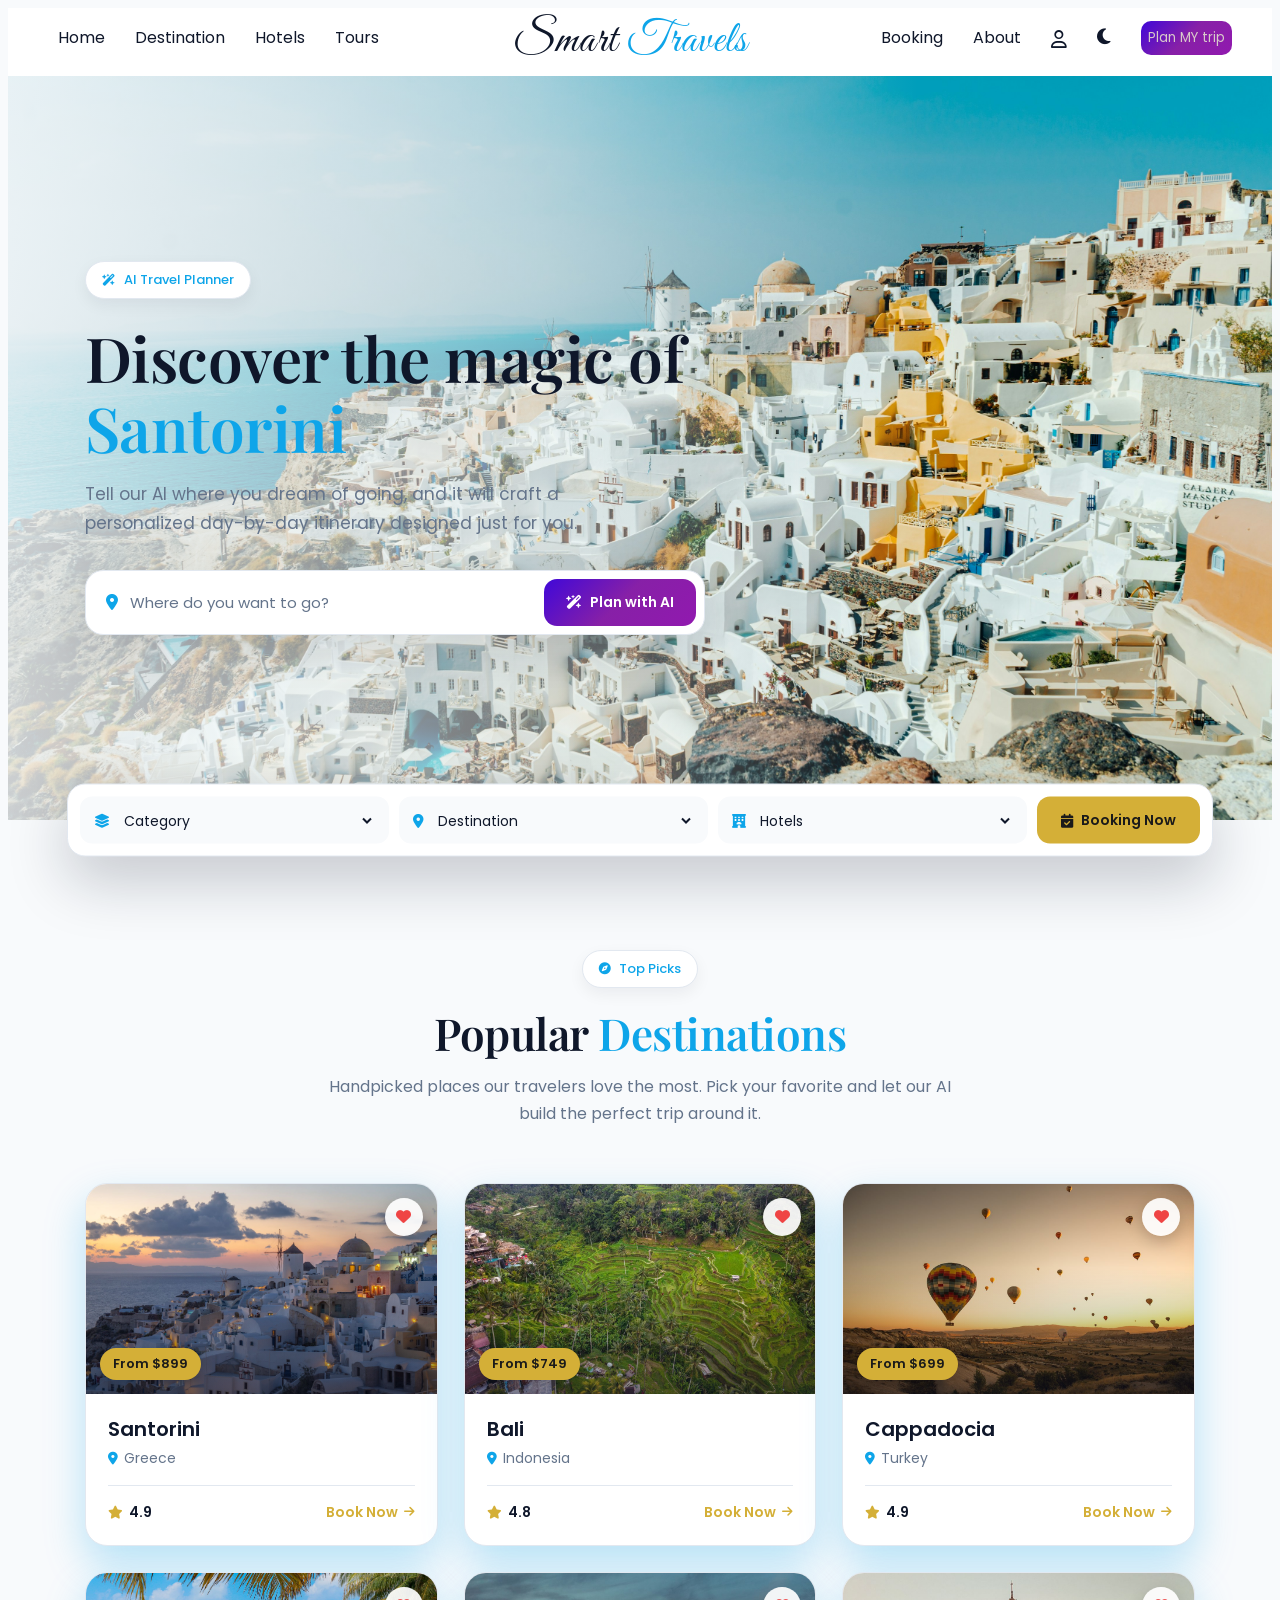
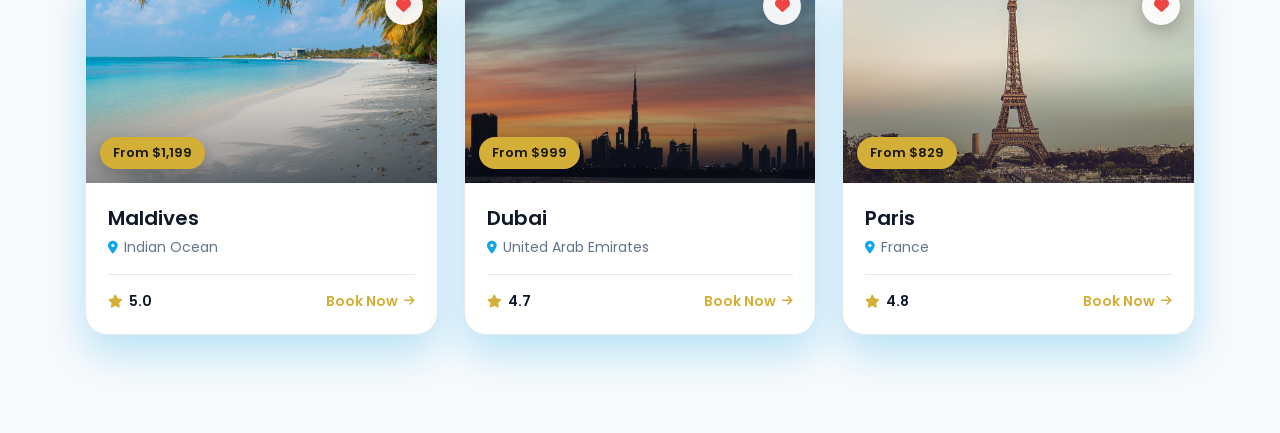
<file: index.html>
<!DOCTYPE html>
<html lang="en">
<head>
    <meta charset="UTF-8">
    <meta name="viewport" content="width=device-width, initial-scale=1.0">
    <title>home page</title>

    <!-- Google Fonts -->
    <link rel="preconnect" href="https://fonts.googleapis.com">
    <link rel="preconnect" href="https://fonts.gstatic.com" crossorigin>
    <link href="https://fonts.googleapis.com/css2?family=Great+Vibes&family=Playfair+Display:wght@500;600;700&family=Poppins:wght@300;400;500;600;700&display=swap" rel="stylesheet">

    <!-- Font Awesome Icons -->
    <link rel="stylesheet" href="https://cdnjs.cloudflare.com/ajax/libs/font-awesome/6.5.2/css/all.min.css">

    <link rel="stylesheet" href="./css/homestyle.css">
</head>
<body>
    <div class="contaniar">
        <nav class="navbar">
            <div class="right-menue">
               <ul class="right-list">
                <li>
                    <a href="#">Home</a>
                    <a href="#">Destination</a>
                    <a href="#">Hotels</a>
                    <a href="#">Tours</a>
                </li>
               </ul>

            </div>
            <!-- <div class="logo"> -->
                <h2 class="logo">Smart <span>Travels</span></h2>
            <!-- </div> -->
            <div class="left-menue">
              <ul class="left-list">
                <li>
                    <a href="#">Booking</a>
                    <a href="#">About</a>
                    <div class="has-submenu">
                      <a href="#" class="user-link"><i class="fa-regular fa-user"></i></a>
                      <ul class="submenu">
                        <li><a href="./login.html"><i class="fa-solid fa-right-to-bracket"></i> Login</a></li>
                        <li><a href="./signup.html"><i class="fa-solid fa-user-plus"></i> Sign up</a></li>
                        <li class="logout"><a href="./logout.html"><i class="fa-solid fa-right-from-bracket"></i> Logout</a></li>
                      </ul>
                    </div>
                    <a href="#" id="dark_toggle"><i class="fa-solid fa-moon"></i></a>
                    <a href=""> <button class="ai-planner-btn" id="planner-btn">Plan MY trip</button></a>
                </li>
               </ul>
            

            </div>
        </nav>





    </div>

    <main class="hero">
        <div class="hero-content">
            <span class="hero-badge"><i class="fa-solid fa-wand-magic-sparkles"></i> AI Travel Planner</span>
            <h1 class="hero-title">Discover the magic of <span>Santorini</span></h1>
            <p class="hero-desc">Tell our AI where you dream of going, and it will craft a personalized day-by-day itinerary designed just for you.</p>

            <form class="planner-box" action="./ai-planner.html" method="get">
                <i class="fa-solid fa-location-dot planner-icon"></i>
                <input type="text" name="destination" id="planner-input" placeholder="Where do you want to go?" autocomplete="off">
                <button type="submit" class="planner-submit">
                    <i class="fa-solid fa-wand-magic-sparkles"></i>
                    <span>Plan with AI</span>
                </button>
            </form>
        </div>

        <form class="booking-box" action="#" method="get">
                <div class="booking-field">
                    <i class="fa-solid fa-layer-group"></i>
                    <select name="category" aria-label="Category">
                        <option value="">Category</option>
                        <option value="adventure">Adventure</option>
                        <option value="beach">Beach</option>
                        <option value="city">City</option>
                        <option value="cultural">Cultural</option>
                        <option value="honeymoon">Honeymoon</option>
                    </select>
                </div>
                <div class="booking-field">
                    <i class="fa-solid fa-location-dot"></i>
                    <select name="destination" aria-label="Destination">
                        <option value="">Destination</option>
                        <option value="santorini">Santorini, Greece</option>
                        <option value="bali">Bali, Indonesia</option>
                        <option value="paris">Paris, France</option>
                        <option value="dubai">Dubai, UAE</option>
                        <option value="maldives">Maldives</option>
                    </select>
                </div>
                <div class="booking-field">
                    <i class="fa-solid fa-hotel"></i>
                    <select name="hotels" aria-label="Hotels">
                        <option value="">Hotels</option>
                        <option value="5-star">5 Star</option>
                        <option value="4-star">4 Star</option>
                        <option value="3-star">3 Star</option>
                        <option value="resorts">Resorts</option>
                        <option value="villas">Villas</option>
                    </select>
                </div>
                <button type="submit" class="booking-btn">
                    <i class="fa-solid fa-calendar-check"></i>
                    <span>Booking Now</span>
                </button>
        </form>
    </main>

    <section class="destinations">
        <div class="section-head">
            <span class="section-tag"><i class="fa-solid fa-compass"></i> Top Picks</span>
            <h2 class="section-title">Popular <span>Destinations</span></h2>
            <p class="section-sub">Handpicked places our travelers love the most. Pick your favorite and let our AI build the perfect trip around it.</p>
        </div>

        <div class="dest-grid">
            <article class="dest-card">
                <div class="dest-img">
                    <img src="./images/destinations/santorini.jpg" alt="Santorini, Greece">
                    <a class="dest-fav" href="./favorites.html" aria-label="Add Santorini to favorites"><i class="fa-solid fa-heart"></i></a>
                    <span class="dest-price">From $899</span>
                </div>
                <div class="dest-body">
                    <h3>Santorini</h3>
                    <p class="dest-country"><i class="fa-solid fa-location-dot"></i> Greece</p>
                    <div class="dest-meta">
                        <span class="dest-rating"><i class="fa-solid fa-star"></i> 4.9</span>
                        <a class="dest-link" href="./booking.html">Book Now <i class="fa-solid fa-arrow-right"></i></a>
                    </div>
                </div>
            </article>

            <article class="dest-card">
                <div class="dest-img">
                    <img src="./images/destinations/bali.jpg" alt="Bali, Indonesia">
                    <a class="dest-fav" href="./favorites.html" aria-label="Add Bali to favorites"><i class="fa-solid fa-heart"></i></a>
                    <span class="dest-price">From $749</span>
                </div>
                <div class="dest-body">
                    <h3>Bali</h3>
                    <p class="dest-country"><i class="fa-solid fa-location-dot"></i> Indonesia</p>
                    <div class="dest-meta">
                        <span class="dest-rating"><i class="fa-solid fa-star"></i> 4.8</span>
                        <a class="dest-link" href="./booking.html">Book Now <i class="fa-solid fa-arrow-right"></i></a>
                    </div>
                </div>
            </article>

            <article class="dest-card">
                <div class="dest-img">
                    <img src="./images/destinations/cappadocia.jpg" alt="Cappadocia, Turkey">
                    <a class="dest-fav" href="./favorites.html" aria-label="Add Cappadocia to favorites"><i class="fa-solid fa-heart"></i></a>
                    <span class="dest-price">From $699</span>
                </div>
                <div class="dest-body">
                    <h3>Cappadocia</h3>
                    <p class="dest-country"><i class="fa-solid fa-location-dot"></i> Turkey</p>
                    <div class="dest-meta">
                        <span class="dest-rating"><i class="fa-solid fa-star"></i> 4.9</span>
                        <a class="dest-link" href="./booking.html">Book Now <i class="fa-solid fa-arrow-right"></i></a>
                    </div>
                </div>
            </article>

            <article class="dest-card">
                <div class="dest-img">
                    <img src="./images/destinations/maldives.jpg" alt="Maldives">
                    <a class="dest-fav" href="./favorites.html" aria-label="Add Maldives to favorites"><i class="fa-solid fa-heart"></i></a>
                    <span class="dest-price">From $1,199</span>
                </div>
                <div class="dest-body">
                    <h3>Maldives</h3>
                    <p class="dest-country"><i class="fa-solid fa-location-dot"></i> Indian Ocean</p>
                    <div class="dest-meta">
                        <span class="dest-rating"><i class="fa-solid fa-star"></i> 5.0</span>
                        <a class="dest-link" href="./booking.html">Book Now <i class="fa-solid fa-arrow-right"></i></a>
                    </div>
                </div>
            </article>

            <article class="dest-card">
                <div class="dest-img">
                    <img src="./images/destinations/dubai.jpg" alt="Dubai, UAE">
                    <a class="dest-fav" href="./favorites.html" aria-label="Add Dubai to favorites"><i class="fa-solid fa-heart"></i></a>
                    <span class="dest-price">From $999</span>
                </div>
                <div class="dest-body">
                    <h3>Dubai</h3>
                    <p class="dest-country"><i class="fa-solid fa-location-dot"></i> United Arab Emirates</p>
                    <div class="dest-meta">
                        <span class="dest-rating"><i class="fa-solid fa-star"></i> 4.7</span>
                        <a class="dest-link" href="./booking.html">Book Now <i class="fa-solid fa-arrow-right"></i></a>
                    </div>
                </div>
            </article>

            <article class="dest-card">
                <div class="dest-img">
                    <img src="./images/destinations/paris.jpg" alt="Paris, France">
                    <a class="dest-fav" href="./favorites.html" aria-label="Add Paris to favorites"><i class="fa-solid fa-heart"></i></a>
                    <span class="dest-price">From $829</span>
                </div>
                <div class="dest-body">
                    <h3>Paris</h3>
                    <p class="dest-country"><i class="fa-solid fa-location-dot"></i> France</p>
                    <div class="dest-meta">
                        <span class="dest-rating"><i class="fa-solid fa-star"></i> 4.8</span>
                        <a class="dest-link" href="./booking.html">Book Now <i class="fa-solid fa-arrow-right"></i></a>
                    </div>
                </div>
            </article>
        </div>
    </section>

    <script src="./javascript/main.js"></script>
    <script src="./javascript/dark.js"></script>
</body>
</html>
</file>
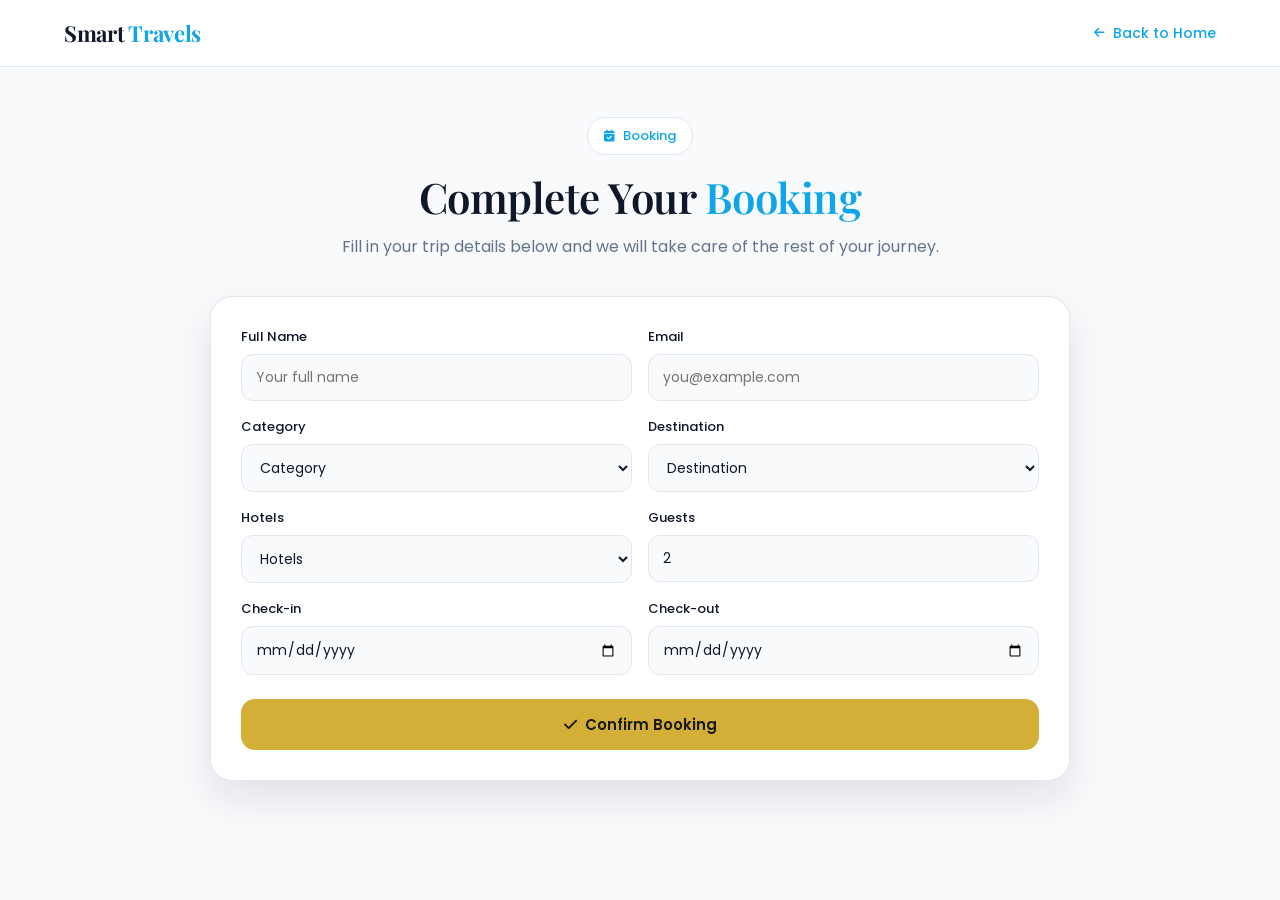
<file: booking.html>
<!DOCTYPE html>
<html lang="en">
<head>
    <meta charset="UTF-8">
    <meta name="viewport" content="width=device-width, initial-scale=1.0">
    <title>Booking - Smart Travels</title>

    <link rel="preconnect" href="https://fonts.googleapis.com">
    <link rel="preconnect" href="https://fonts.gstatic.com" crossorigin>
    <link href="https://fonts.googleapis.com/css2?family=Playfair+Display:wght@500;600;700&family=Poppins:wght@300;400;500;600;700&display=swap" rel="stylesheet">
    <link rel="stylesheet" href="https://cdnjs.cloudflare.com/ajax/libs/font-awesome/6.5.2/css/all.min.css">
    <link rel="stylesheet" href="./css/inner.css">
</head>
<body>
    <header class="topbar">
        <a class="logo" href="./index.html">Smart <span>Travels</span></a>
        <a class="back" href="./index.html"><i class="fa-solid fa-arrow-left"></i> Back to Home</a>
    </header>

    <main class="wrap">
        <div class="head">
            <span class="tag"><i class="fa-solid fa-calendar-check"></i> Booking</span>
            <h1>Complete Your <span>Booking</span></h1>
            <p>Fill in your trip details below and we will take care of the rest of your journey.</p>
        </div>

        <form class="card" action="#" method="get">
            <div class="grid2">
                <div class="field">
                    <label for="fullname">Full Name</label>
                    <input type="text" id="fullname" name="fullname" placeholder="Your full name">
                </div>
                <div class="field">
                    <label for="email">Email</label>
                    <input type="email" id="email" name="email" placeholder="you@example.com">
                </div>
            </div>

            <div class="grid2">
                <div class="field">
                    <label for="category">Category</label>
                    <select id="category" name="category">
                        <option value="">Category</option>
                        <option value="adventure">Adventure</option>
                        <option value="beach">Beach</option>
                        <option value="city">City</option>
                        <option value="cultural">Cultural</option>
                        <option value="honeymoon">Honeymoon</option>
                    </select>
                </div>
                <div class="field">
                    <label for="destination">Destination</label>
                    <select id="destination" name="destination">
                        <option value="">Destination</option>
                        <option value="santorini">Santorini, Greece</option>
                        <option value="bali">Bali, Indonesia</option>
                        <option value="paris">Paris, France</option>
                        <option value="dubai">Dubai, UAE</option>
                        <option value="maldives">Maldives</option>
                    </select>
                </div>
            </div>

            <div class="grid2">
                <div class="field">
                    <label for="hotels">Hotels</label>
                    <select id="hotels" name="hotels">
                        <option value="">Hotels</option>
                        <option value="5-star">5 Star</option>
                        <option value="4-star">4 Star</option>
                        <option value="3-star">3 Star</option>
                        <option value="resorts">Resorts</option>
                        <option value="villas">Villas</option>
                    </select>
                </div>
                <div class="field">
                    <label for="guests">Guests</label>
                    <input type="number" id="guests" name="guests" min="1" value="2">
                </div>
            </div>

            <div class="grid2">
                <div class="field">
                    <label for="checkin">Check-in</label>
                    <input type="date" id="checkin" name="checkin">
                </div>
                <div class="field">
                    <label for="checkout">Check-out</label>
                    <input type="date" id="checkout" name="checkout">
                </div>
            </div>

            <button type="submit" class="btn">
                <i class="fa-solid fa-check"></i>
                <span>Confirm Booking</span>
            </button>
        </form>
    </main>
</body>
</html>
</file>
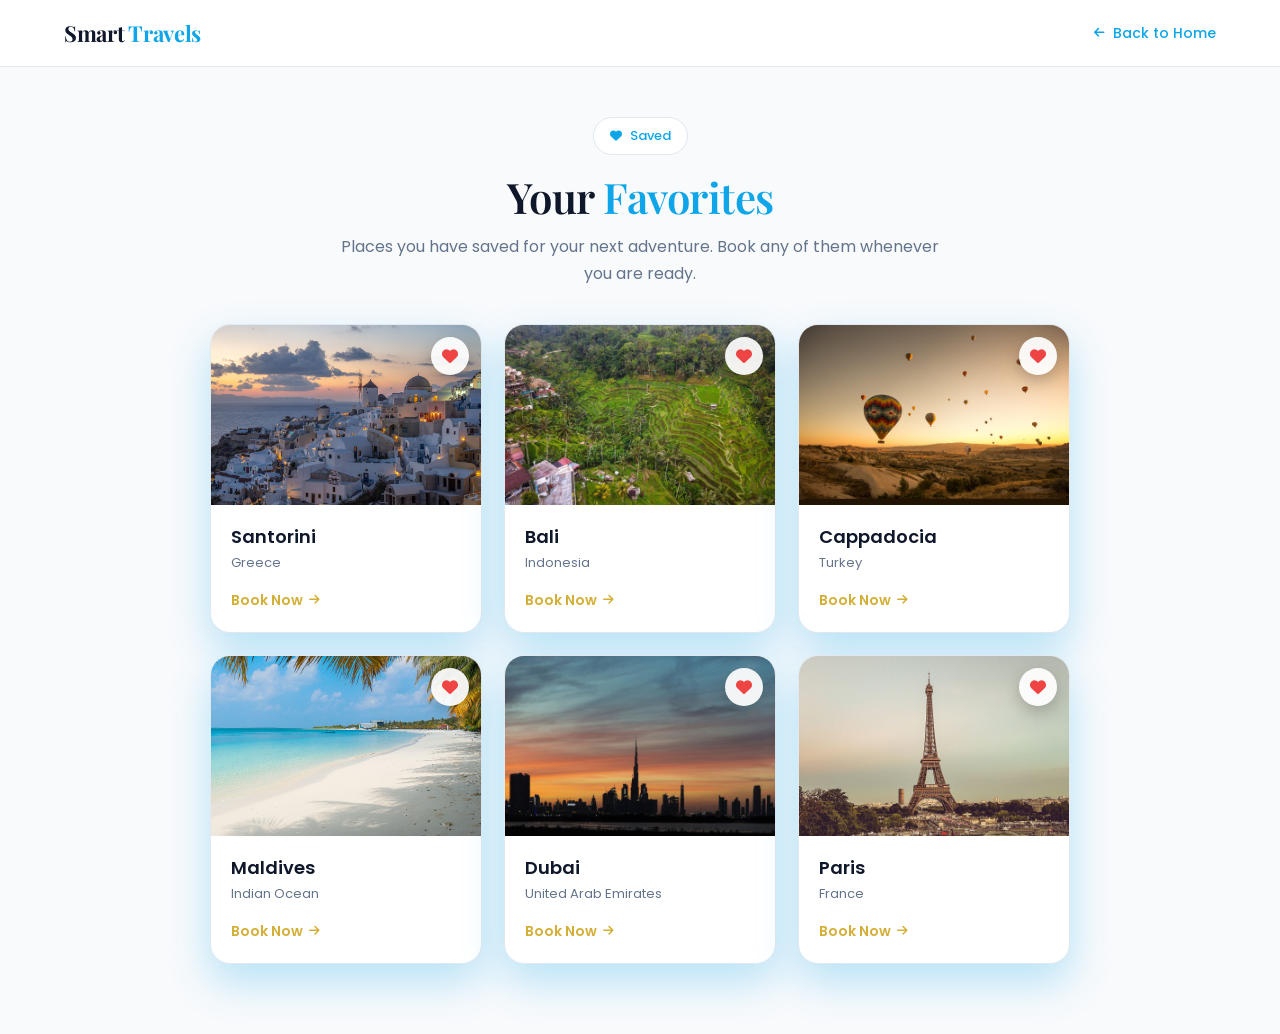
<file: favorites.html>
<!DOCTYPE html>
<html lang="en">
<head>
    <meta charset="UTF-8">
    <meta name="viewport" content="width=device-width, initial-scale=1.0">
    <title>Favorites - Smart Travels</title>

    <link rel="preconnect" href="https://fonts.googleapis.com">
    <link rel="preconnect" href="https://fonts.gstatic.com" crossorigin>
    <link href="https://fonts.googleapis.com/css2?family=Playfair+Display:wght@500;600;700&family=Poppins:wght@300;400;500;600;700&display=swap" rel="stylesheet">
    <link rel="stylesheet" href="https://cdnjs.cloudflare.com/ajax/libs/font-awesome/6.5.2/css/all.min.css">
    <link rel="stylesheet" href="./css/inner.css">
</head>
<body>
    <header class="topbar">
        <a class="logo" href="./index.html">Smart <span>Travels</span></a>
        <a class="back" href="./index.html"><i class="fa-solid fa-arrow-left"></i> Back to Home</a>
    </header>

    <main class="wrap">
        <div class="head">
            <span class="tag"><i class="fa-solid fa-heart"></i> Saved</span>
            <h1>Your <span>Favorites</span></h1>
            <p>Places you have saved for your next adventure. Book any of them whenever you are ready.</p>
        </div>

        <div class="fav-grid">
            <article class="fav-card">
                <div class="fav-img">
                    <img src="./images/destinations/santorini.jpg" alt="Santorini, Greece">
                    <span class="fav-heart"><i class="fa-solid fa-heart"></i></span>
                </div>
                <div class="fav-body">
                    <h3>Santorini</h3>
                    <p>Greece</p>
                    <a href="./booking.html">Book Now <i class="fa-solid fa-arrow-right"></i></a>
                </div>
            </article>

            <article class="fav-card">
                <div class="fav-img">
                    <img src="./images/destinations/bali.jpg" alt="Bali, Indonesia">
                    <span class="fav-heart"><i class="fa-solid fa-heart"></i></span>
                </div>
                <div class="fav-body">
                    <h3>Bali</h3>
                    <p>Indonesia</p>
                    <a href="./booking.html">Book Now <i class="fa-solid fa-arrow-right"></i></a>
                </div>
            </article>

            <article class="fav-card">
                <div class="fav-img">
                    <img src="./images/destinations/cappadocia.jpg" alt="Cappadocia, Turkey">
                    <span class="fav-heart"><i class="fa-solid fa-heart"></i></span>
                </div>
                <div class="fav-body">
                    <h3>Cappadocia</h3>
                    <p>Turkey</p>
                    <a href="./booking.html">Book Now <i class="fa-solid fa-arrow-right"></i></a>
                </div>
            </article>

            <article class="fav-card">
                <div class="fav-img">
                    <img src="./images/destinations/maldives.jpg" alt="Maldives">
                    <span class="fav-heart"><i class="fa-solid fa-heart"></i></span>
                </div>
                <div class="fav-body">
                    <h3>Maldives</h3>
                    <p>Indian Ocean</p>
                    <a href="./booking.html">Book Now <i class="fa-solid fa-arrow-right"></i></a>
                </div>
            </article>

            <article class="fav-card">
                <div class="fav-img">
                    <img src="./images/destinations/dubai.jpg" alt="Dubai, UAE">
                    <span class="fav-heart"><i class="fa-solid fa-heart"></i></span>
                </div>
                <div class="fav-body">
                    <h3>Dubai</h3>
                    <p>United Arab Emirates</p>
                    <a href="./booking.html">Book Now <i class="fa-solid fa-arrow-right"></i></a>
                </div>
            </article>

            <article class="fav-card">
                <div class="fav-img">
                    <img src="./images/destinations/paris.jpg" alt="Paris, France">
                    <span class="fav-heart"><i class="fa-solid fa-heart"></i></span>
                </div>
                <div class="fav-body">
                    <h3>Paris</h3>
                    <p>France</p>
                    <a href="./booking.html">Book Now <i class="fa-solid fa-arrow-right"></i></a>
                </div>
            </article>
        </div>
    </main>
</body>
</html>
</file>
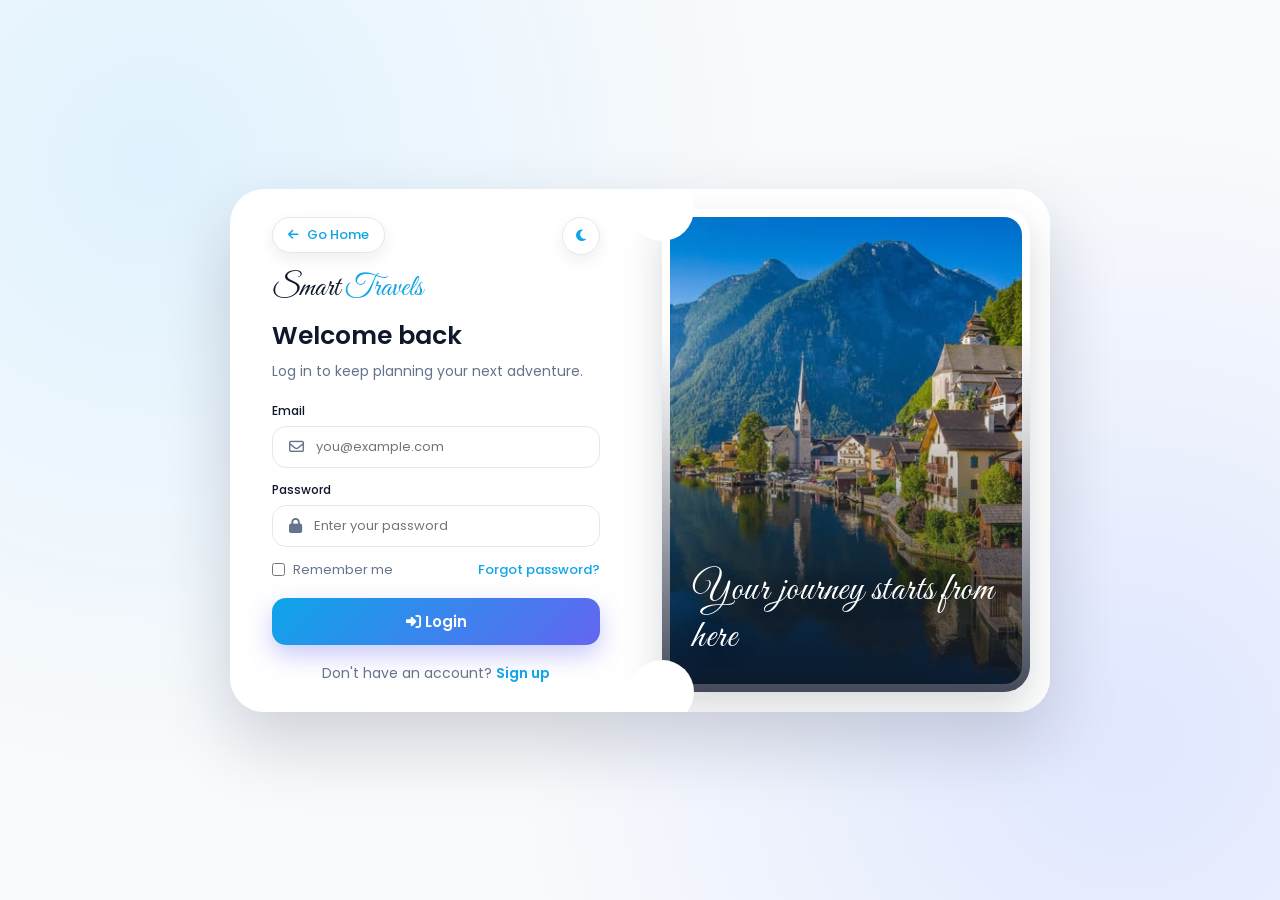
<file: login.html>
<!DOCTYPE html>
<html lang="en">
<head>
    <meta charset="UTF-8">
    <meta name="viewport" content="width=device-width, initial-scale=1.0">
    <title>Login</title>

    <!-- Google Fonts -->
    <link rel="preconnect" href="https://fonts.googleapis.com">
    <link rel="preconnect" href="https://fonts.gstatic.com" crossorigin>
    <link href="https://fonts.googleapis.com/css2?family=Great+Vibes&family=Poppins:wght@300;400;500;600;700&display=swap" rel="stylesheet">

    <!-- Font Awesome Icons -->
    <link rel="stylesheet" href="https://cdnjs.cloudflare.com/ajax/libs/font-awesome/6.5.2/css/all.min.css">

    <link rel="stylesheet" href="./css/login.css">
</head>
<body>

    <div class="auth-card">

      <div class="auth-form">
        <div class="auth-top">
          <a href="./index.html" class="go-home">
            <i class="fa-solid fa-arrow-left"></i> Go Home
          </a>
          <button type="button" id="dark_toggle" class="theme-toggle" aria-label="Toggle dark mode">
            <i class="fa-solid fa-moon"></i>
          </button>
        </div>
        <h2 class="auth-brand">Smart <span>Travels</span></h2>
        <h1>Welcome back</h1>
        <p class="auth-sub">Log in to keep planning your next adventure.</p>

        <form action="#" method="post">
          <div class="field">
            <label for="email">Email</label>
            <div class="input-box">
              <i class="fa-regular fa-envelope"></i>
              <input id="email" type="email" placeholder="you@example.com" required>
            </div>
          </div>

          <div class="field">
            <label for="password">Password</label>
            <div class="input-box">
              <i class="fa-solid fa-lock"></i>
              <input id="password" type="password" placeholder="Enter your password" required>
            </div>
          </div>

          <div class="auth-row">
            <label class="remember"><input type="checkbox"> Remember me</label>
            <a href="#" class="forgot">Forgot password?</a>
          </div>

          <button type="submit" class="auth-btn">
            <i class="fa-solid fa-right-to-bracket"></i> Login
          </button>
        </form>

        <p class="auth-switch">
          Don't have an account? <a href="./signup.html">Sign up</a>
        </p>
      </div>

      <div class="auth-image">
        <img src="./images/عکس های سفر/59e4d7927d53d7c09469c61714e1905a.jpg" alt="Beautiful travel destination">
        <div class="auth-overlay">
          <h3>Your journey starts from here</h3>
        </div>
      </div>

    </div>

    <script src="./javascript/dark.js"></script>

</body>
</html>
</file>
<file: css/homestyle.css>
:root {
  /* ===============================
     🎯 PRIMARY COLORS (رنگ‌های اصلی)
     =============================== */

  --color-primary: #0EA5E9; 
  /* استفاده:
     - دکمه اصلی (CTA)
     - لینک‌ها
     - آیتم active در navbar
     - focus روی input
     نقش: هدایت کاربر */

  --color-primary-soft: #38BDF8; 
  /* استفاده:
     - hover دکمه‌ها
     - highlight ملایم
     - badge های سبک */

  --color-primary-dark: #0369A1; 
  /* استفاده:
     - حالت active دکمه
     - عمق دادن به gradient
     - border مهم */

  /* ===============================
     💎 LUXURY ACCENTS (رنگ‌های خاص)
     =============================== */

  --color-accent-gold: #D4AF37;   
  /* استفاده:
     - دکمه Premium
     - badge (VIP / Pro)
     - highlight خیلی مهم
     ⚠️ کم استفاده شود (حداکثر 5%) */

  --color-accent-teal: #14B8A6;
  /* استفاده:
     - gradient ها
     - hover نرم
     - animation
     نقش: ترکیب نرم با آبی */

  --gradient-btn: linear-gradient(135deg, #5214a3, #8712bd);
  /* استفاده:
     - بخش‌های AI
     - loading
     - افکت‌های خاص
     نقش: حس تکنولوژی */

  /* ===============================
     🌿 SECONDARY (رنگ مکمل)
     =============================== */

  --color-secondary: #22C55E;
  /* استفاده:
     - success (✔)
     - پیام تایید
     - پیشنهاد خوب */

  /* ===============================
     🌞 BACKGROUND SYSTEM
     =============================== */

  --color-bg: #F8FAFC;
  /* استفاده:
     - بکگراند کل صفحه
     نقش: تمیز، روشن، چشم‌نواز */

  --color-surface: #FFFFFF;
  /* استفاده:
     - کارت‌ها
     - navbar
     - فرم‌ها
     نقش: لایه اصلی سفید */

  --color-border: #E2E8F0;
  /* استفاده:
     - border ها
     - جداکننده‌ها (divider)
     - outline input */

  /* ===============================
     ✍️ TEXT SYSTEM
     =============================== */

  --color-text: #0F172A;
  /* استفاده:
     - تیترها
     - متن مهم */

  --color-text-muted: #64748B;
  /* استفاده:
     - توضیحات
     - placeholder
     - متن کم اهمیت */

  /* ===============================
     ✨ GRADIENTS (افکت‌ها)
     =============================== */

  --gradient-primary: linear-gradient(135deg, #0EA5E9, #14B8A6);
  /* استفاده:
     - دکمه اصلی
     - Hero section
     - CTA */

  --gradient-luxury: linear-gradient(135deg, #4008d8,#8720a7, #9119af);
  /* استفاده:
     - بخش AI
     - بنر خاص
     - highlight حرفه‌ای */

  --gradient-planner: linear-gradient(135deg, #4008d8,#8720a7, #9119af);

  --hero-overlay: linear-gradient(90deg, rgba(248, 250, 252, .82) 0%, rgba(248, 250, 252, .45) 42%, rgba(248, 250, 252, 0) 72%);
}

     .dark {
  /* ===============================
     🎯 PRIMARY COLORS (رنگ‌های اصلی)
     =============================== */

  --color-primary: #38BDF8; 
  /* استفاده:
     - دکمه اصلی (CTA)
     - لینک‌ها
     - آیتم active در navbar
     - focus روی input
     نقش: هدایت کاربر */

  --color-primary-soft: #7DD3FC; 
  /* استفاده:
     - hover دکمه‌ها
     - highlight ملایم
     - badge های سبک */

  --color-primary-dark: #0284C7; 
  /* استفاده:
     - حالت active دکمه
     - عمق دادن به gradient
     - border مهم */

  /* ===============================
     💎 LUXURY ACCENTS (رنگ‌های خاص)
     =============================== */

  --color-accent-gold: #FACC15;   
  /* استفاده:
     - دکمه Premium
     - badge (VIP / Pro)
     - highlight خیلی مهم
     ⚠️ کم استفاده شود (حداکثر 5%) */

  --color-accent-teal: #2DD4BF;
  /* استفاده:
     - gradient ها
     - hover نرم
     - animation
     نقش: ترکیب نرم با آبی */

  --color-accent-indigo: #818CF8;
  /* استفاده:
     - بخش‌های AI
     - loading
     - افکت‌های خاص
     نقش: حس تکنولوژی */

  /* ===============================
     🌿 SECONDARY (رنگ مکمل)
     =============================== */

  --color-secondary: #4ADE80;
  /* استفاده:
     - success (✔)
     - پیام تایید
     - پیشنهاد خوب */

  /* ===============================
     🌌 BACKGROUND SYSTEM
     =============================== */

  --color-bg: #0B1120;
  /* استفاده:
     - بکگراند کل صفحه
     نقش: پایه تاریک برای نمایش بهتر رنگ‌ها */

  --color-surface: #111827;
  /* استفاده:
     - کارت‌ها
     - navbar
     - فرم‌ها
     نقش: لایه دوم (کمی روشن‌تر از bg) */

  --color-border: #1F2937;
  /* استفاده:
     - border ها
     - جداکننده‌ها (divider)
     - outline input */

  /* ===============================
     ✍️ TEXT SYSTEM
     =============================== */

  --color-text: #E5E7EB;
  /* استفاده:
     - تیترها
     - متن مهم */

  --color-text-muted: #94A3B8;
  /* استفاده:
     - توضیحات
     - placeholder
     - متن کم اهمیت */

  /* ===============================
     ✨ GRADIENTS (افکت‌ها)
     =============================== */

  --gradient-primary: linear-gradient(135deg, #38BDF8, #2DD4BF);
  /* استفاده:
     - دکمه اصلی
     - Hero section
     - CTA */

  --gradient-luxury: linear-gradient(135deg, #38BDF8, #818CF8);
  /* استفاده:
     - بخش AI
     - بنر خاص
     - highlight حرفه‌ای */

  --hero-overlay: linear-gradient(90deg, rgba(11, 17, 32, .85) 0%, rgba(11, 17, 32, .5) 42%, rgba(11, 17, 32, 0) 72%);
}
body{
  background-color:var(--color-bg) ;
  font-family: 'Poppins', sans-serif;
  color: var(--color-text);

}
.navbar{
   background-color: var(--color-surface);
  position: sticky;
  top: 0;
  z-index: 1000;
  display: flex;
  flex-direction: row;
  justify-content: space-between;
  align-items: center;
  gap: 40px;

  width: 100%;
  height: auto;
  padding: 12px 40px;
  box-sizing: border-box;
}
.right-menue {
  flex-shrink: 0;
  margin-left: 10px;
}
.right-menue ul li{
   display: flex;
  align-items: center;
  flex-wrap: nowrap;
  gap: 30px;
  list-style-type:none ;
  transform: translateY(-2px);

}
.right-menue ul li a{
  text-decoration: none;
    color: var(--color-text);
    transform: translateY(-2px);
}
.left-menue{
  flex-shrink: 0;
}
.left-menue ul li{

   display: flex;
  align-items: center;
  flex-wrap: nowrap;
  gap: 30px;
  list-style-type:none ;
   transform: translateY(-2px);

}
.left-menue ul li a{
    color: var(--color-text);
   text-decoration: none;
    transform: translateY(-2px);
}
.logo{
  font-family: 'Great Vibes', cursive;
  font-weight: 400;
  font-size: 44px;
  line-height: 1;
  margin: 0;
  white-space: nowrap;
  letter-spacing: 1px;
}
.right-menue ul,
.left-menue ul{
  margin: 0;
  padding: 0;
}
.right-menue ul li a,
.left-menue ul li a{
  line-height: 1.5;
  white-space: nowrap;
  transition: color .25s ease, transform .25s ease;
   transform: translateY(-2px);
}
.logo span{
  color: var(--color-primary);
}
.left-menue ul li a i,
.right-menue ul li a i{
  font-size: 18px;
  transition: color .25s ease, transform .25s ease;
}
.left-menue ul li a:hover i,
.right-menue ul li a:hover i{
  color: var(--color-primary);
  transform: translateY(-2px);
}
.left-menue ul li a:hover,
.right-menue ul li a:hover{
  color: var(--color-primary);
}
.ai-planner-btn {
   border-radius: 10px;
   background: var(--gradient-planner);
   border: none;
   color: #d8caca;
   cursor: pointer;
   font-family: 'Poppins', sans-serif;
   padding: 7px;
   transition: transform .25s ease, box-shadow .25s ease, filter .25s ease;
}
.ai-planner-btn:hover{
  transform: translateY(-3px);
  filter: brightness(1.1);
  box-shadow: 0 8px 20px rgba(99, 102, 241, .4);
}
.ai-planner-btn:active{
  transform: translateY(-1px);
  filter: brightness(1);
  box-shadow: 0 4px 10px rgba(99, 102, 241, .3);
}
.has-submenu{
  position: relative;
}
.submenu{
  position: absolute;
  top: calc(100% + 14px);
  left: 50%;
  transform: translateX(-50%);
  min-width: 170px;
  margin: 0;
  padding: 8px;
  list-style: none;
  background: var(--color-surface);
  border: 1px solid var(--color-border);
  border-radius: 12px;
  box-shadow: 0 14px 34px rgba(15, 23, 42, .18);
  opacity: 0;
  visibility: hidden;
  z-index: 1200;
  transition: opacity .25s ease, top .25s ease;
}
.has-submenu.open .submenu{
  opacity: 1;
  visibility: visible;
  top: calc(100% + 8px);
}
.left-menue .submenu li{
  display: block;
  transform: none;
}
.left-menue .submenu li a{
  display: flex;
  align-items: center;
  gap: 10px;
  padding: 9px 12px;
  border-radius: 8px;
  transform: none;
  color: var(--color-text);
  white-space: nowrap;
}
.left-menue .submenu li a:hover{
  background: linear-gradient(135deg, rgba(14, 165, 233, .12), rgba(99, 102, 241, .12));
  color: var(--color-primary);
}
.left-menue .submenu li a i,
.left-menue .submenu li a:hover i{
  font-size: 14px;
  transform: none;
  width: 16px;
  text-align: center;
}
.left-menue .submenu li.logout a,
.left-menue .submenu li.logout a:hover{
  color: #EF4444;
}
.left-menue .submenu li.logout a:hover{
  background: linear-gradient(135deg, rgba(239, 68, 68, .12), rgba(239, 68, 68, .18));
}
.hero{
  position: relative;
  min-height: calc(100vh - 76px - 80px);
  display: flex;
  align-items: center;
  justify-content: flex-start;
  background-image: var(--hero-overlay), url("../images/santorini.jpg");
  background-size: cover, cover;
  background-position: center, center;
  background-repeat: no-repeat, no-repeat;
  padding: 90px max(24px, 6vw);
  box-sizing: border-box;
}
.hero-content{
  max-width: 620px;
}
.hero-badge{
  display: inline-flex;
  align-items: center;
  gap: 8px;
  padding: 8px 16px;
  border-radius: 50px;
  font-size: 13px;
  font-weight: 500;
  color: var(--color-primary);
  background: var(--color-surface);
  border: 1px solid var(--color-border);
  box-shadow: 0 6px 16px rgba(15, 23, 42, .06);
}
.hero-badge i{
  font-size: 12px;
}
.hero-title{
  font-family: 'Playfair Display', serif;
  font-size: 62px;
  font-weight: 600;
  line-height: 1.12;
  letter-spacing: -.5px;
  margin: 24px 0 18px;
  color: var(--color-text);
}
.hero-title span{
  color: var(--color-primary);
}
.hero-desc{
  font-size: 17px;
  line-height: 1.7;
  max-width: 520px;
  margin-bottom: 32px;
  color: var(--color-text-muted);
}
.planner-box{
  display: flex;
  align-items: center;
  gap: 12px;
  padding: 8px 8px 8px 20px;
  background: var(--color-surface);
  border: 1px solid var(--color-border);
  border-radius: 18px;
  box-shadow: 0 18px 40px rgba(15, 23, 42, .10);
  transition: border-color .25s ease, box-shadow .25s ease;
}
.planner-box:focus-within{
  border-color: var(--color-primary);
  box-shadow: 0 0 0 4px rgba(14, 165, 233, .15), 0 18px 40px rgba(15, 23, 42, .10);
}
.planner-icon{
  color: var(--color-primary);
  font-size: 16px;
}
#planner-input{
  flex: 1;
  min-width: 0;
  border: none;
  outline: none;
  background: transparent;
  padding: 12px 0;
  font-family: 'Poppins', sans-serif;
  font-size: 15px;
  color: var(--color-text);
}
#planner-input::placeholder{
  color: var(--color-text-muted);
}
.planner-submit{
  display: inline-flex;
  align-items: center;
  gap: 8px;
  border: none;
  cursor: pointer;
  padding: 13px 22px;
  border-radius: 13px;
  font-family: 'Poppins', sans-serif;
  font-size: 14px;
  font-weight: 600;
  color: #ffffff;
  background: var(--gradient-planner);
  transition: transform .25s ease, box-shadow .25s ease, filter .25s ease;
}
.planner-submit:hover{
  transform: translateY(-2px);
  filter: brightness(1.08);
  box-shadow: 0 12px 26px rgba(99, 102, 241, .4);
}
.planner-submit:active{
  transform: translateY(0);
}
.booking-box{
  position: absolute;
  left: 50%;
  bottom: 0;
  transform: translate(-50%, 50%);
  z-index: 5;
  display: flex;
  align-items: stretch;
  gap: 10px;
  flex-wrap: nowrap;
  width: min(1120px, 92vw);
  padding: 12px;
  background: var(--color-surface);
  border: 1px solid var(--color-border);
  border-radius: 18px;
  box-shadow: 0 24px 60px rgba(15, 23, 42, .22);
}
.booking-field{
  display: flex;
  align-items: center;
  gap: 10px;
  flex: 1;
  min-width: 0;
  padding: 11px 14px;
  background: var(--color-bg);
  border: none;
  border-radius: 12px;
}
.booking-field i{
  color: var(--color-primary);
  font-size: 14px;
}
.booking-field select{
  flex: 1;
  min-width: 0;
  border: none;
  outline: none;
  background: transparent;
  font-family: 'Poppins', sans-serif;
  font-size: 14px;
  color: var(--color-text);
  cursor: pointer;
}
.booking-field select option{
  color: #0F172A;
  background: #ffffff;
}
.booking-btn{
  display: inline-flex;
  align-items: center;
  justify-content: center;
  gap: 8px;
  border: none;
  cursor: pointer;
  padding: 13px 24px;
  border-radius: 13px;
  font-family: 'Poppins', sans-serif;
  font-size: 14px;
  font-weight: 600;
  color: #1a1a1a;
  white-space: nowrap;
  background: var(--color-accent-gold);
  transition: transform .25s ease, box-shadow .25s ease, filter .25s ease;
}
.booking-btn:hover{
  transform: translateY(-2px);
  filter: brightness(1.06);
  box-shadow: 0 12px 26px rgba(212, 175, 55, .45);
}
.booking-btn:active{
  transform: translateY(0);
}
@media (max-width: 980px){
  .hero{
    padding: 64px 24px;
  }
  .hero-title{
    font-size: 42px;
  }
}
@media (max-width: 560px){
  .hero-title{
    font-size: 32px;
  }
  .planner-box{
    flex-wrap: wrap;
    padding: 14px;
  }
  .planner-submit{
    width: 100%;
    justify-content: center;
  }
}
.destinations{
  background: var(--color-bg);
  padding: 130px max(24px, 6vw) 90px;
  box-sizing: border-box;
}
.section-head{
  max-width: 640px;
  margin: 0 auto 56px;
  text-align: center;
}
.section-tag{
  display: inline-flex;
  align-items: center;
  gap: 8px;
  padding: 8px 16px;
  border-radius: 50px;
  font-size: 13px;
  font-weight: 500;
  color: var(--color-primary);
  background: var(--color-surface);
  border: 1px solid var(--color-border);
  box-shadow: 0 6px 16px rgba(15, 23, 42, .06);
}
.section-tag i{
  font-size: 12px;
}
.section-title{
  font-family: 'Playfair Display', serif;
  font-size: 44px;
  font-weight: 600;
  line-height: 1.15;
  letter-spacing: -.5px;
  margin: 20px 0 14px;
  color: var(--color-text);
}
.section-title span{
  color: var(--color-primary);
}
.section-sub{
  font-size: 16px;
  line-height: 1.7;
  color: var(--color-text-muted);
  margin: 0;
}
.dest-grid{
  display: grid;
  grid-template-columns: repeat(auto-fit, minmax(280px, 1fr));
  gap: 26px;
  max-width: 1200px;
  margin: 0 auto;
}
.dest-card{
  background: var(--color-surface);
  border: 1px solid var(--color-border);
  border-radius: 22px;
  overflow: hidden;
  box-shadow: 0 18px 40px rgba(14, 165, 233, .28);
  transition: transform .3s ease, box-shadow .3s ease, border-color .3s ease;
}
.dest-card:hover{
  transform: translateY(-8px);
  box-shadow: 0 28px 60px rgba(14, 165, 233, .45);
  border-color: var(--color-primary);
}
.dest-img{
  position: relative;
  height: 210px;
  overflow: hidden;
}
.dest-img img{
  width: 100%;
  height: 100%;
  object-fit: cover;
  display: block;
  transition: transform .5s ease;
}
.dest-card:hover .dest-img img{
  transform: scale(1.08);
}
.dest-img::after{
  content: "";
  position: absolute;
  inset: 0;
  background: linear-gradient(to top, rgba(15, 23, 42, .45), transparent 60%);
}
.dest-price{
  position: absolute;
  left: 14px;
  bottom: 14px;
  z-index: 2;
  padding: 6px 13px;
  border-radius: 50px;
  font-size: 13px;
  font-weight: 600;
  color: #1a1a1a;
  background: var(--color-accent-gold);
  box-shadow: 0 6px 16px rgba(0, 0, 0, .25);
}
.dest-body{
  padding: 20px 22px 22px;
}
.dest-body h3{
  font-size: 20px;
  font-weight: 600;
  color: var(--color-text);
  margin: 0 0 4px;
}
.dest-country{
  display: flex;
  align-items: center;
  gap: 6px;
  font-size: 14px;
  color: var(--color-text-muted);
  margin: 0 0 16px;
}
.dest-country i{
  color: var(--color-primary);
  font-size: 13px;
}
.dest-meta{
  display: flex;
  align-items: center;
  justify-content: space-between;
  padding-top: 16px;
  border-top: 1px solid var(--color-border);
}
.dest-rating{
  display: inline-flex;
  align-items: center;
  gap: 6px;
  font-size: 14px;
  font-weight: 600;
  color: var(--color-text);
}
.dest-rating i{
  color: var(--color-accent-gold);
  font-size: 13px;
}
.dest-fav{
  position: absolute;
  top: 14px;
  right: 14px;
  z-index: 2;
  display: inline-flex;
  align-items: center;
  justify-content: center;
  width: 38px;
  height: 38px;
  border-radius: 50%;
  color: #EF4444;
  background: rgba(255, 255, 255, .92);
  text-decoration: none;
  box-shadow: 0 6px 16px rgba(0, 0, 0, .2);
  transition: transform .25s ease, background .25s ease;
}
.dest-fav:hover{
  transform: scale(1.12);
  background: #ffffff;
}
.dest-fav i{
  font-size: 15px;
}
.dest-link{
  display: inline-flex;
  align-items: center;
  gap: 6px;
  font-size: 14px;
  font-weight: 600;
  text-decoration: none;
  color: var(--color-accent-gold);
  transition: gap .25s ease;
}
.dest-link:hover{
  gap: 10px;
}
.dest-link i{
  font-size: 12px;
}
@media (max-width: 980px){
  .destinations{
    padding: 110px max(20px, 5vw) 70px;
  }
  .section-title{
    font-size: 36px;
  }
}
@media (max-width: 560px){
  .section-title{
    font-size: 30px;
  }
  .dest-grid{
    grid-template-columns: 1fr;
    gap: 20px;
  }
}
</file>
<file: css/inner.css>
:root {
  --primary: #0EA5E9;
  --accent: #D4AF37;
  --bg: #f8fafc;
  --surface: #ffffff;
  --border: #E2E8F0;
  --text: #0F172A;
  --muted: #64748B;
}
@media (prefers-color-scheme: dark) {
  :root {
    --primary: #38BDF8;
    --accent: #FACC15;
    --bg: #0B1120;
    --surface: #111827;
    --border: #1F2937;
    --text: #E5E7EB;
    --muted: #94A3B8;
  }
}
* {
  margin: 0;
  padding: 0;
  box-sizing: border-box;
}
body {
  font-family: 'Poppins', sans-serif;
  background: var(--bg);
  color: var(--text);
  min-height: 100vh;
  padding-bottom: 70px;
}
.topbar {
  display: flex;
  align-items: center;
  justify-content: space-between;
  gap: 16px;
  padding: 18px max(20px, 5vw);
  background: var(--surface);
  border-bottom: 1px solid var(--border);
}
.logo {
  font-family: 'Playfair Display', serif;
  font-weight: 700;
  font-size: 22px;
  letter-spacing: -.3px;
  color: var(--text);
  text-decoration: none;
}
.logo span {
  color: var(--primary);
}
.back {
  display: inline-flex;
  align-items: center;
  gap: 8px;
  font-size: 14px;
  font-weight: 500;
  text-decoration: none;
  color: var(--primary);
}
.back i {
  font-size: 12px;
}
.wrap {
  max-width: 900px;
  margin: 0 auto;
  padding: 50px 20px 0;
}
.head {
  max-width: 620px;
  margin: 0 auto 36px;
  text-align: center;
}
.tag {
  display: inline-flex;
  align-items: center;
  gap: 8px;
  padding: 8px 16px;
  border-radius: 50px;
  font-size: 13px;
  font-weight: 500;
  color: var(--primary);
  background: var(--surface);
  border: 1px solid var(--border);
}
.tag i {
  font-size: 12px;
}
.head h1 {
  font-family: 'Playfair Display', serif;
  font-size: 42px;
  font-weight: 600;
  line-height: 1.15;
  letter-spacing: -.5px;
  margin: 18px 0 12px;
}
.head h1 span {
  color: var(--primary);
}
.head p {
  font-size: 16px;
  line-height: 1.7;
  color: var(--muted);
}
.card {
  background: var(--surface);
  border: 1px solid var(--border);
  border-radius: 22px;
  padding: 30px;
  box-shadow: 0 18px 40px rgba(15, 23, 42, .10);
}
.grid2 {
  display: grid;
  grid-template-columns: 1fr 1fr;
  gap: 16px;
}
.field {
  display: flex;
  flex-direction: column;
  gap: 7px;
  margin-bottom: 16px;
}
.field label {
  font-size: 13px;
  font-weight: 500;
}
.field input,
.field select {
  font-family: 'Poppins', sans-serif;
  font-size: 14px;
  color: var(--text);
  background: var(--bg);
  border: 1px solid var(--border);
  border-radius: 12px;
  padding: 12px 14px;
  outline: none;
  transition: border-color .2s ease;
}
.field input:focus,
.field select:focus {
  border-color: var(--primary);
}
.field select option {
  color: #0F172A;
  background: #ffffff;
}
.btn {
  display: inline-flex;
  align-items: center;
  justify-content: center;
  gap: 8px;
  width: 100%;
  margin-top: 8px;
  border: none;
  cursor: pointer;
  padding: 14px 24px;
  border-radius: 14px;
  font-family: 'Poppins', sans-serif;
  font-size: 15px;
  font-weight: 600;
  color: #1a1a1a;
  background: var(--accent);
  transition: transform .25s ease, box-shadow .25s ease, filter .25s ease;
}
.btn:hover {
  transform: translateY(-2px);
  filter: brightness(1.06);
  box-shadow: 0 12px 26px rgba(212, 175, 55, .45);
}
.btn:active {
  transform: translateY(0);
}
.fav-grid {
  display: grid;
  grid-template-columns: repeat(auto-fit, minmax(240px, 1fr));
  gap: 22px;
}
.fav-card {
  background: var(--surface);
  border: 1px solid var(--border);
  border-radius: 20px;
  overflow: hidden;
  box-shadow: 0 18px 40px rgba(14, 165, 233, .28);
  transition: transform .3s ease, box-shadow .3s ease, border-color .3s ease;
}
.fav-card:hover {
  transform: translateY(-6px);
  box-shadow: 0 26px 50px rgba(14, 165, 233, .45);
  border-color: var(--primary);
}
.fav-img {
  position: relative;
  height: 180px;
  overflow: hidden;
}
.fav-img img {
  width: 100%;
  height: 100%;
  object-fit: cover;
  display: block;
  transition: transform .5s ease;
}
.fav-card:hover .fav-img img {
  transform: scale(1.07);
}
.fav-heart {
  position: absolute;
  top: 12px;
  right: 12px;
  z-index: 2;
  display: inline-flex;
  align-items: center;
  justify-content: center;
  width: 38px;
  height: 38px;
  border-radius: 50%;
  color: #EF4444;
  background: rgba(255, 255, 255, .92);
  box-shadow: 0 6px 16px rgba(0, 0, 0, .2);
}
.fav-body {
  padding: 18px 20px 20px;
}
.fav-body h3 {
  font-size: 18px;
  font-weight: 600;
  margin-bottom: 3px;
}
.fav-body p {
  font-size: 13px;
  color: var(--muted);
  margin-bottom: 14px;
}
.fav-body a {
  display: inline-flex;
  align-items: center;
  gap: 6px;
  font-size: 14px;
  font-weight: 600;
  text-decoration: none;
  color: var(--accent);
  transition: gap .25s ease;
}
.fav-body a:hover {
  gap: 10px;
}
.fav-body a i {
  font-size: 12px;
}
.empty {
  max-width: 460px;
  margin: 0 auto;
  text-align: center;
  padding: 46px 30px;
}
.empty i {
  font-size: 44px;
  color: var(--muted);
  margin-bottom: 16px;
}
.empty h3 {
  font-size: 20px;
  font-weight: 600;
  margin-bottom: 8px;
}
.empty p {
  font-size: 14px;
  line-height: 1.7;
  color: var(--muted);
  margin-bottom: 22px;
}
.empty a {
  display: inline-flex;
  align-items: center;
  gap: 8px;
  padding: 12px 24px;
  border-radius: 14px;
  font-size: 14px;
  font-weight: 600;
  text-decoration: none;
  color: #1a1a1a;
  background: var(--accent);
  transition: transform .25s ease, box-shadow .25s ease;
}
.empty a:hover {
  transform: translateY(-2px);
  box-shadow: 0 12px 26px rgba(212, 175, 55, .45);
}
@media (max-width: 560px) {
  .head h1 {
    font-size: 32px;
  }
  .grid2 {
    grid-template-columns: 1fr;
  }
  .card {
    padding: 22px;
  }
}
</file>
<file: css/login.css>
* {
  margin: 0;
  padding: 0;
  box-sizing: border-box;
}

:root {
  --primary: #0EA5E9;
  --indigo: #6366F1;
  --text: #0F172A;
  --muted: #64748B;
  --border: #E2E8F0;
  --gradient: linear-gradient(135deg, #0EA5E9, #6366F1);
  --bg: #f8fafc;
  --card: #ffffff;
  --glow-1: #e0f2fe;
  --glow-2: #e0e7ff;
}

body.dark {
  --primary: #38BDF8;
  --indigo: #818CF8;
  --text: #E5E7EB;
  --muted: #94A3B8;
  --border: #1F2937;
  --gradient: linear-gradient(135deg, #38BDF8, #818CF8);
  --bg: #0B1120;
  --card: #111827;
  --glow-1: rgba(56, 189, 248, .12);
  --glow-2: rgba(129, 140, 248, .12);
}

body {
  font-family: 'Poppins', sans-serif;
  min-height: 100vh;
  display: flex;
  align-items: center;
  justify-content: center;
  padding: 16px;
  color: var(--text);
  background:
    radial-gradient(circle at 12% 18%, var(--glow-1), transparent 45%),
    radial-gradient(circle at 88% 82%, var(--glow-2), transparent 45%),
    var(--bg);
  transition: background .3s ease, color .3s ease;
}

/* ============= the card ============= */
.auth-card {
  width: 100%;
  max-width: 820px;
  min-height: 420px;
  display: flex;
  background: var(--card);
  border-radius: 34px;
  overflow: hidden;
  box-shadow: 0 30px 70px rgba(15, 23, 42, .18);
}

body.dark .auth-card {
  box-shadow:
    0 0 0 1px var(--border),
    0 0 30px rgba(56, 189, 248, .25),
    0 0 60px rgba(129, 140, 248, .18),
    0 30px 70px rgba(0, 0, 0, .55);
}

/* ============= left : form ============= */
.auth-form {
  flex: 1;
  padding: 28px 42px;
  display: flex;
  flex-direction: column;
  justify-content: center;
}

.auth-top {
  display: flex;
  align-items: center;
  justify-content: space-between;
  margin-bottom: 18px;
}

.theme-toggle {
  display: inline-flex;
  align-items: center;
  justify-content: center;
  flex-shrink: 0;
  width: 38px;
  height: 38px;
  border-radius: 50%;
  border: 1px solid var(--border);
  background: var(--card);
  color: var(--primary);
  cursor: pointer;
  box-shadow: 0 6px 16px rgba(15, 23, 42, .07);
  transition: color .25s ease, background .25s ease, border-color .25s ease,
              box-shadow .25s ease, transform .25s ease;
}
.theme-toggle:hover {
  color: #ffffff;
  background: var(--gradient);
  border-color: transparent;
  box-shadow: 0 10px 22px rgba(99, 102, 241, .4);
  transform: translateY(-2px);
}
.theme-toggle:active {
  transform: translateY(0);
}

.auth-brand {
  font-family: 'Great Vibes', cursive;
  font-weight: 400;
  font-size: 30px;
  line-height: 1;
  margin-bottom: 14px;
}

/* ============= go home button ============= */
.go-home {
  align-self: flex-start;
  display: inline-flex;
  align-items: center;
  gap: 8px;
  padding: 7px 15px;
  border-radius: 50px;
  text-decoration: none;
  font-size: 13px;
  font-weight: 500;
  color: var(--primary);
  background: var(--card);
  border: 1px solid var(--border);
  box-shadow: 0 6px 16px rgba(15, 23, 42, .07);
  transition: color .25s ease, background .25s ease, border-color .25s ease,
              box-shadow .25s ease, transform .25s ease;
}
.auth-top .go-home {
  margin-bottom: 0;
}
.go-home i {
  font-size: 12px;
  transition: transform .25s ease;
}
.go-home:hover {
  color: #ffffff;
  background: var(--gradient);
  border-color: transparent;
  box-shadow: 0 10px 22px rgba(99, 102, 241, .4);
  transform: translateY(-2px);
}
.go-home:hover i {
  transform: translateX(-3px);
}
.go-home:active {
  transform: translateY(0);
}
.auth-brand span {
  color: var(--primary);
}

.auth-form h1 {
  font-size: 25px;
  font-weight: 600;
  margin-bottom: 6px;
}
.auth-sub {
  color: var(--muted);
  font-size: 14px;
  margin-bottom: 20px;
}

.field {
  margin-bottom: 13px;
}
.field label {
  display: block;
  font-size: 12px;
  font-weight: 500;
  margin-bottom: 6px;
}
.input-box {
  display: flex;
  align-items: center;
  gap: 12px;
  border: 1px solid var(--border);
  border-radius: 14px;
  padding: 0 16px;
  transition: border-color .25s ease, box-shadow .25s ease;
}
.input-box:focus-within {
  border-color: var(--primary);
  box-shadow: 0 0 0 4px rgba(14, 165, 233, .15);
}
.input-box i {
  color: var(--muted);
  font-size: 15px;
}
.input-box input {
  flex: 1;
  border: none;
  outline: none;
  padding: 10px 0;
  font-family: inherit;
  font-size: 13px;
  color: var(--text);
  background: transparent;
}

.auth-row {
  display: flex;
  align-items: center;
  justify-content: space-between;
  font-size: 13px;
  margin: 4px 0 18px;
}
.remember {
  display: flex;
  align-items: center;
  gap: 8px;
  color: var(--muted);
  cursor: pointer;
}
.remember input {
  accent-color: var(--primary);
}
.forgot {
  color: var(--primary);
  text-decoration: none;
  font-weight: 500;
}
.forgot:hover {
  text-decoration: underline;
}

.auth-btn {
  width: 100%;
  border: none;
  cursor: pointer;
  padding: 12px;
  border-radius: 14px;
  font-family: inherit;
  font-size: 15px;
  font-weight: 600;
  color: #ffffff;
  background: var(--gradient);
  box-shadow: 0 10px 24px rgba(99, 102, 241, .35);
  transition: transform .25s ease, box-shadow .25s ease, filter .25s ease;
}
.auth-btn:hover {
  transform: translateY(-2px);
  filter: brightness(1.07);
  box-shadow: 0 14px 30px rgba(99, 102, 241, .45);
}
.auth-btn:active {
  transform: translateY(0);
}

.auth-switch {
  text-align: center;
  font-size: 14px;
  color: var(--muted);
  margin-top: 18px;
}
.auth-switch a {
  color: var(--primary);
  font-weight: 600;
  text-decoration: none;
}
.auth-switch a:hover {
  text-decoration: underline;
}

/* ============= right : image ============= */
.auth-image {
  position: relative;
  flex: 1.12;
  padding: 20px;
  background: var(--card);
}

.auth-image img {
  width: 100%;
  height: 100%;
  object-fit: cover;
  display: block;
  /* white frame + rounded corners on the outer side */
  border: 8px solid var(--card);
  border-radius: 0 26px 26px 0;
  box-shadow: 0 18px 40px rgba(15, 23, 42, .16);
}

/* two corners curving to the inside */
.auth-image::before,
.auth-image::after {
  content: "";
  position: absolute;
  left: -12px;
  width: 64px;
  height: 64px;
  border-radius: 50%;
  background: var(--card);
  z-index: 2;
}

/* ============= overlay + text ============= */
.auth-overlay {
  position: absolute;
  inset: 20px;
  z-index: 1;
  display: flex;
  align-items: flex-end;
  padding: 30px;
  border-radius: 0 26px 26px 0;
  background: linear-gradient(to top, rgba(15, 23, 42, .78), rgba(15, 23, 42, .15) 55%, transparent 75%);
  pointer-events: none;
}
.auth-overlay h3 {
  color: #ffffff;
  font-family: 'Great Vibes', cursive;
  font-weight: 400;
  font-size: 38px;
  line-height: 1.25;
  letter-spacing: .5px;
  text-shadow: 0 4px 18px rgba(15, 23, 42, .55);
}
.auth-image::before {
  top: -12px;
}
.auth-image::after {
  bottom: -12px;
}

/* ============= responsive ============= */
@media (max-width: 860px) {
  .auth-card {
    flex-direction: column-reverse;
    min-height: auto;
    max-width: 460px;
  }
  .auth-form {
    padding: 40px 32px;
  }
  .auth-image {
    padding: 14px;
  }
  .auth-image img {
    height: 220px;
    border-radius: 26px;
  }
  .auth-image::before,
  .auth-image::after {
    display: none;
  }
  .auth-overlay {
    inset: 14px;
    padding: 20px;
    border-radius: 26px;
  }
  .auth-overlay h3 {
    font-size: 28px;
  }
}
</file>
